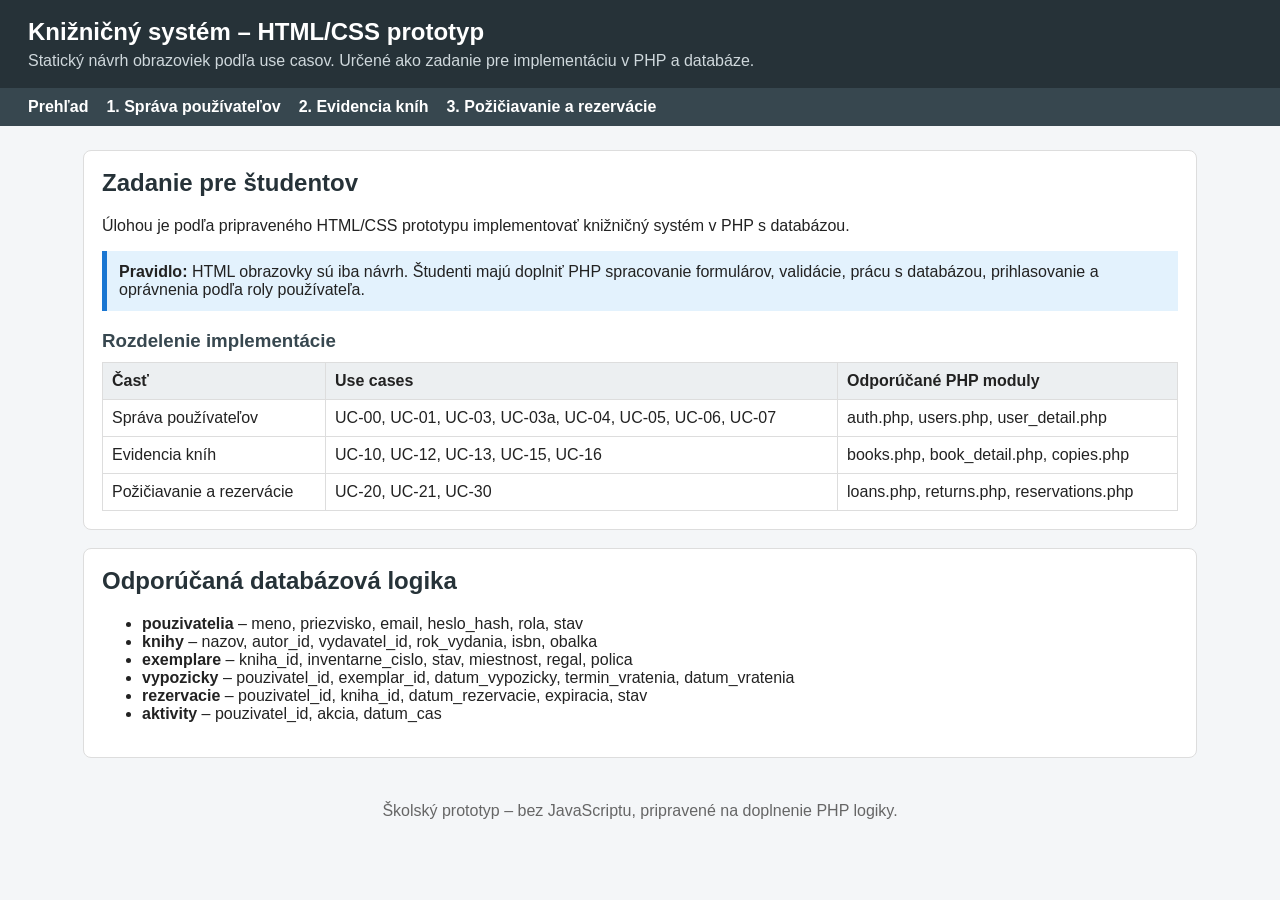
<file: index.html>
<!DOCTYPE html>
<html lang="sk">
<head>
  <meta charset="UTF-8">
  <title>Knižnica – prototyp</title>
  <link rel="stylesheet" href="style.css">
</head>
<body>
<header>
  <h1>Knižničný systém – HTML/CSS prototyp</h1>
  <p>Statický návrh obrazoviek podľa use casov. Určené ako zadanie pre implementáciu v PHP a databáze.</p>
</header>
<nav><a href="index.html">Prehľad</a><a href="sprava-pouzivatelov.html">1. Správa používateľov</a><a href="evidencia-knih.html">2. Evidencia kníh</a><a href="poziciavanie-rezervacie.html">3. Požičiavanie a rezervácie</a></nav>
<main>

<section class="card">
  <h2>Zadanie pre študentov</h2>
  <p>Úlohou je podľa pripraveného HTML/CSS prototypu implementovať knižničný systém v PHP s databázou.</p>
  <div class="note">
    <strong>Pravidlo:</strong> HTML obrazovky sú iba návrh. Študenti majú doplniť PHP spracovanie formulárov,
    validácie, prácu s databázou, prihlasovanie a oprávnenia podľa roly používateľa.
  </div>
  <h3>Rozdelenie implementácie</h3>
  <table class="table">
    <tr><th>Časť</th><th>Use cases</th><th>Odporúčané PHP moduly</th></tr>
    <tr><td>Správa používateľov</td><td>UC-00, UC-01, UC-03, UC-03a, UC-04, UC-05, UC-06, UC-07</td><td>auth.php, users.php, user_detail.php</td></tr>
    <tr><td>Evidencia kníh</td><td>UC-10, UC-12, UC-13, UC-15, UC-16</td><td>books.php, book_detail.php, copies.php</td></tr>
    <tr><td>Požičiavanie a rezervácie</td><td>UC-20, UC-21, UC-30</td><td>loans.php, returns.php, reservations.php</td></tr>
  </table>
</section>

<section class="card">
  <h2>Odporúčaná databázová logika</h2>
  <ul>
    <li><strong>pouzivatelia</strong> – meno, priezvisko, email, heslo_hash, rola, stav</li>
    <li><strong>knihy</strong> – nazov, autor_id, vydavatel_id, rok_vydania, isbn, obalka</li>
    <li><strong>exemplare</strong> – kniha_id, inventarne_cislo, stav, miestnost, regal, polica</li>
    <li><strong>vypozicky</strong> – pouzivatel_id, exemplar_id, datum_vypozicky, termin_vratenia, datum_vratenia</li>
    <li><strong>rezervacie</strong> – pouzivatel_id, kniha_id, datum_rezervacie, expiracia, stav</li>
    <li><strong>aktivity</strong> – pouzivatel_id, akcia, datum_cas</li>
  </ul>
</section>

</main>
<footer>Školský prototyp – bez JavaScriptu, pripravené na doplnenie PHP logiky.</footer>
</body>
</html>
</file>
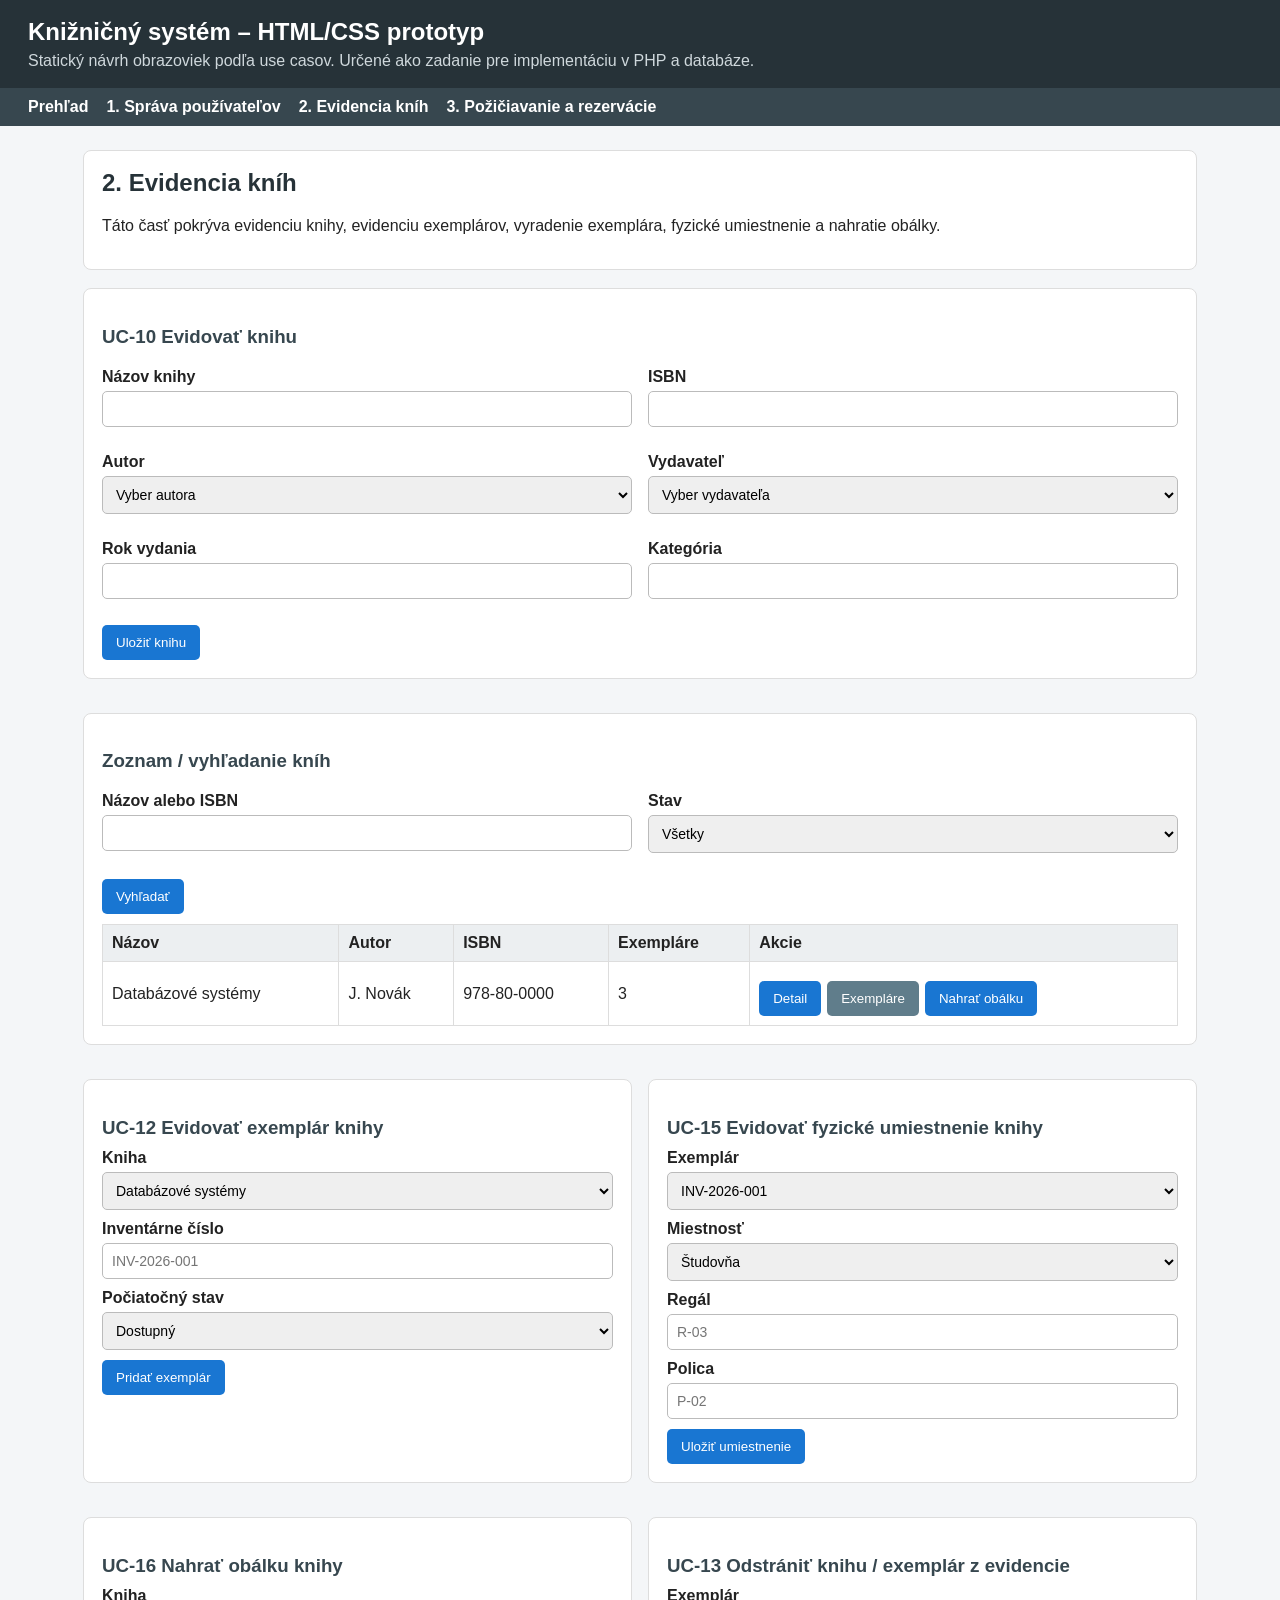
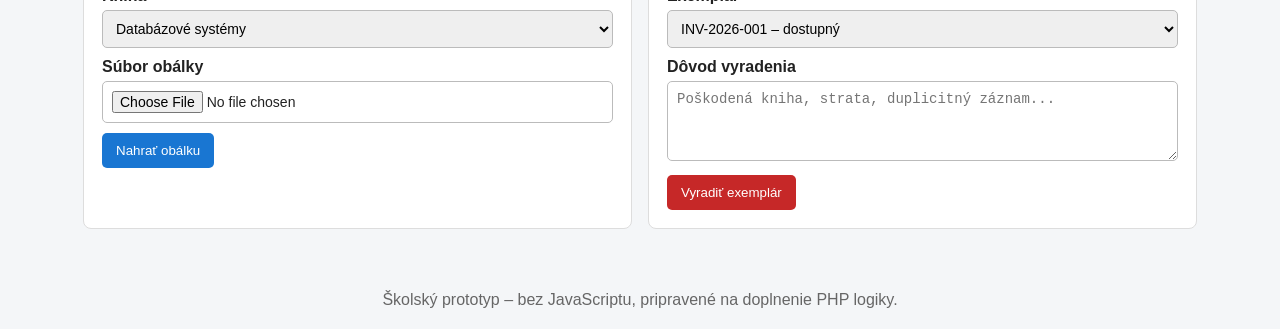
<file: evidencia-knih.html>
<!DOCTYPE html>
<html lang="sk">
<head>
  <meta charset="UTF-8">
  <title>Evidencia kníh</title>
  <link rel="stylesheet" href="style.css">
</head>
<body>
<header>
  <h1>Knižničný systém – HTML/CSS prototyp</h1>
  <p>Statický návrh obrazoviek podľa use casov. Určené ako zadanie pre implementáciu v PHP a databáze.</p>
</header>
<nav><a href="index.html">Prehľad</a><a href="sprava-pouzivatelov.html">1. Správa používateľov</a><a href="evidencia-knih.html">2. Evidencia kníh</a><a href="poziciavanie-rezervacie.html">3. Požičiavanie a rezervácie</a></nav>
<main>

<section class="card">
  <h2>2. Evidencia kníh</h2>
  <p>Táto časť pokrýva evidenciu knihy, evidenciu exemplárov, vyradenie exemplára, fyzické umiestnenie a nahratie obálky.</p>
</section>

<section class="grid">
  <div class="card full">
    <h3>UC-10 Evidovať knihu</h3>
    <form action="book_create.php" method="post" class="grid">
      <div><label>Názov knihy</label><input name="nazov"></div>
      <div><label>ISBN</label><input name="isbn"></div>
      <div><label>Autor</label><select name="autor_id"><option>Vyber autora</option></select></div>
      <div><label>Vydavateľ</label><select name="vydavatel_id"><option>Vyber vydavateľa</option></select></div>
      <div><label>Rok vydania</label><input type="number" name="rok_vydania"></div>
      <div><label>Kategória</label><input name="kategoria"></div>
      <div class="full"><button type="submit">Uložiť knihu</button></div>
    </form>
  </div>

  <div class="card full">
    <h3>Zoznam / vyhľadanie kníh</h3>
    <form action="books.php" method="get" class="grid">
      <div><label>Názov alebo ISBN</label><input name="q"></div>
      <div><label>Stav</label><select><option>Všetky</option><option>Dostupné</option><option>Vypožičané</option><option>Vyradené</option></select></div>
      <div class="full"><button>Vyhľadať</button></div>
    </form>
    <table class="table">
      <tr><th>Názov</th><th>Autor</th><th>ISBN</th><th>Exempláre</th><th>Akcie</th></tr>
      <tr>
        <td>Databázové systémy</td><td>J. Novák</td><td>978-80-0000</td><td>3</td>
        <td><button>Detail</button><button class="secondary">Exempláre</button><button>Nahrať obálku</button></td>
      </tr>
    </table>
  </div>

  <div class="card">
    <h3>UC-12 Evidovať exemplár knihy</h3>
    <form action="copy_create.php" method="post">
      <label>Kniha</label>
      <select name="kniha_id"><option>Databázové systémy</option></select>
      <label>Inventárne číslo</label>
      <input name="inventarne_cislo" placeholder="INV-2026-001">
      <label>Počiatočný stav</label>
      <select name="stav"><option>Dostupný</option><option>Vypožičaný</option><option>Rezervovaný</option></select>
      <button>Pridať exemplár</button>
    </form>
  </div>

  <div class="card">
    <h3>UC-15 Evidovať fyzické umiestnenie knihy</h3>
    <form action="copy_location.php" method="post">
      <label>Exemplár</label>
      <select><option>INV-2026-001</option></select>
      <label>Miestnosť</label>
      <select><option>Študovňa</option><option>Sklad</option><option>Oddelenie beletrie</option></select>
      <label>Regál</label>
      <input name="regal" placeholder="R-03">
      <label>Polica</label>
      <input name="polica" placeholder="P-02">
      <button>Uložiť umiestnenie</button>
    </form>
  </div>

  <div class="card">
    <h3>UC-16 Nahrať obálku knihy</h3>
    <form action="cover_upload.php" method="post" enctype="multipart/form-data">
      <label>Kniha</label>
      <select><option>Databázové systémy</option></select>
      <label>Súbor obálky</label>
      <input type="file" name="obalka" accept="image/*">
      <button>Nahrať obálku</button>
    </form>
  </div>

  <div class="card">
    <h3>UC-13 Odstrániť knihu / exemplár z evidencie</h3>
    <form action="copy_remove.php" method="post">
      <label>Exemplár</label>
      <select><option>INV-2026-001 – dostupný</option></select>
      <label>Dôvod vyradenia</label>
      <textarea name="dovod" placeholder="Poškodená kniha, strata, duplicitný záznam..."></textarea>
      <button class="danger">Vyradiť exemplár</button>
    </form>
  </div>
</section>

</main>
<footer>Školský prototyp – bez JavaScriptu, pripravené na doplnenie PHP logiky.</footer>
</body>
</html>
</file>
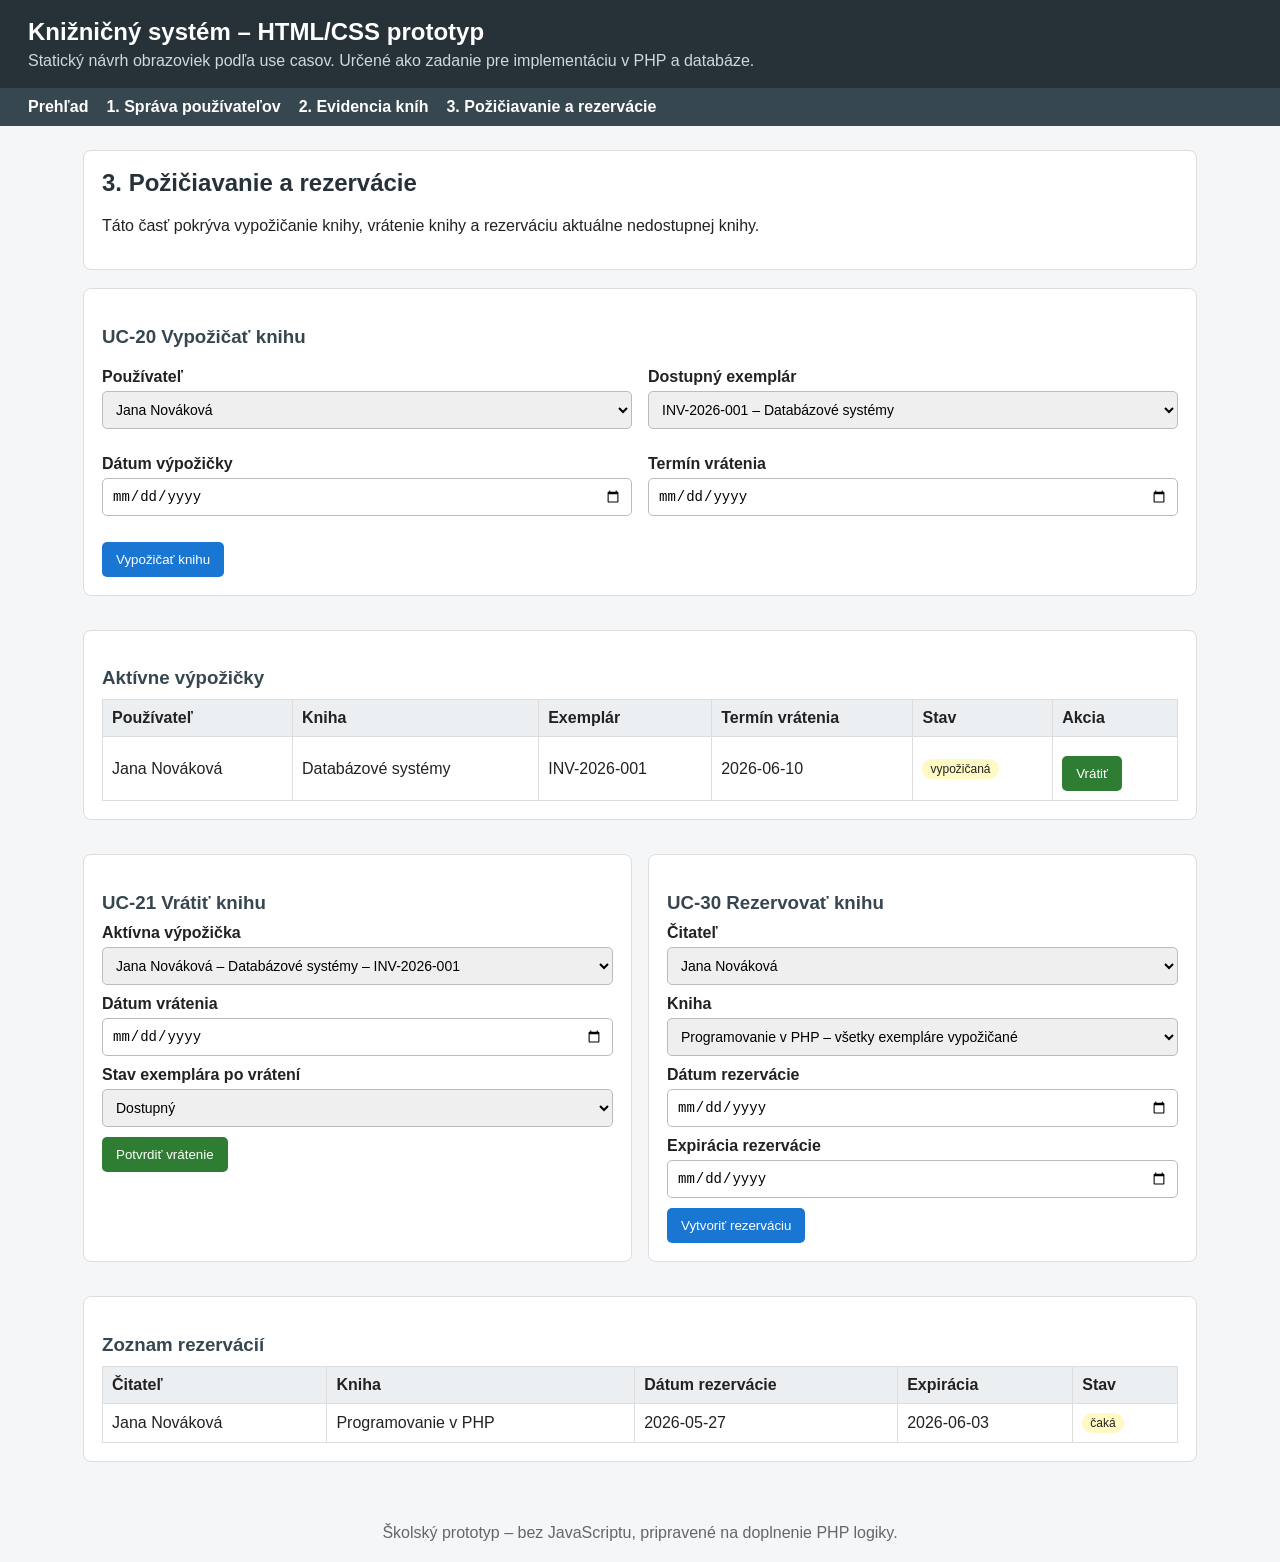
<file: poziciavanie-rezervacie.html>
<!DOCTYPE html>
<html lang="sk">
<head>
  <meta charset="UTF-8">
  <title>Požičiavanie a rezervácie</title>
  <link rel="stylesheet" href="style.css">
</head>
<body>
<header>
  <h1>Knižničný systém – HTML/CSS prototyp</h1>
  <p>Statický návrh obrazoviek podľa use casov. Určené ako zadanie pre implementáciu v PHP a databáze.</p>
</header>
<nav><a href="index.html">Prehľad</a><a href="sprava-pouzivatelov.html">1. Správa používateľov</a><a href="evidencia-knih.html">2. Evidencia kníh</a><a href="poziciavanie-rezervacie.html">3. Požičiavanie a rezervácie</a></nav>
<main>

<section class="card">
  <h2>3. Požičiavanie a rezervácie</h2>
  <p>Táto časť pokrýva vypožičanie knihy, vrátenie knihy a rezerváciu aktuálne nedostupnej knihy.</p>
</section>

<section class="grid">
  <div class="card full">
    <h3>UC-20 Vypožičať knihu</h3>
    <form action="loan_create.php" method="post" class="grid">
      <div><label>Používateľ</label><select name="pouzivatel_id"><option>Jana Nováková</option></select></div>
      <div><label>Dostupný exemplár</label><select name="exemplar_id"><option>INV-2026-001 – Databázové systémy</option></select></div>
      <div><label>Dátum výpožičky</label><input type="date" name="datum_vypozicky"></div>
      <div><label>Termín vrátenia</label><input type="date" name="termin_vratenia"></div>
      <div class="full"><button>Vypožičať knihu</button></div>
    </form>
  </div>

  <div class="card full">
    <h3>Aktívne výpožičky</h3>
    <table class="table">
      <tr><th>Používateľ</th><th>Kniha</th><th>Exemplár</th><th>Termín vrátenia</th><th>Stav</th><th>Akcia</th></tr>
      <tr>
        <td>Jana Nováková</td>
        <td>Databázové systémy</td>
        <td>INV-2026-001</td>
        <td>2026-06-10</td>
        <td><span class="badge warn">vypožičaná</span></td>
        <td><button class="success">Vrátiť</button></td>
      </tr>
    </table>
  </div>

  <div class="card">
    <h3>UC-21 Vrátiť knihu</h3>
    <form action="loan_return.php" method="post">
      <label>Aktívna výpožička</label>
      <select name="vypozicka_id"><option>Jana Nováková – Databázové systémy – INV-2026-001</option></select>
      <label>Dátum vrátenia</label>
      <input type="date" name="datum_vratenia">
      <label>Stav exemplára po vrátení</label>
      <select name="stav_exemplara"><option>Dostupný</option><option>Poškodený</option><option>Vyradený</option></select>
      <button class="success">Potvrdiť vrátenie</button>
    </form>
  </div>

  <div class="card">
    <h3>UC-30 Rezervovať knihu</h3>
    <form action="reservation_create.php" method="post">
      <label>Čitateľ</label>
      <select name="pouzivatel_id"><option>Jana Nováková</option></select>
      <label>Kniha</label>
      <select name="kniha_id"><option>Programovanie v PHP – všetky exempláre vypožičané</option></select>
      <label>Dátum rezervácie</label>
      <input type="date" name="datum_rezervacie">
      <label>Expirácia rezervácie</label>
      <input type="date" name="expiracia">
      <button>Vytvoriť rezerváciu</button>
    </form>
  </div>

  <div class="card full">
    <h3>Zoznam rezervácií</h3>
    <table class="table">
      <tr><th>Čitateľ</th><th>Kniha</th><th>Dátum rezervácie</th><th>Expirácia</th><th>Stav</th></tr>
      <tr><td>Jana Nováková</td><td>Programovanie v PHP</td><td>2026-05-27</td><td>2026-06-03</td><td><span class="badge warn">čaká</span></td></tr>
    </table>
  </div>
</section>

</main>
<footer>Školský prototyp – bez JavaScriptu, pripravené na doplnenie PHP logiky.</footer>
</body>
</html>
</file>
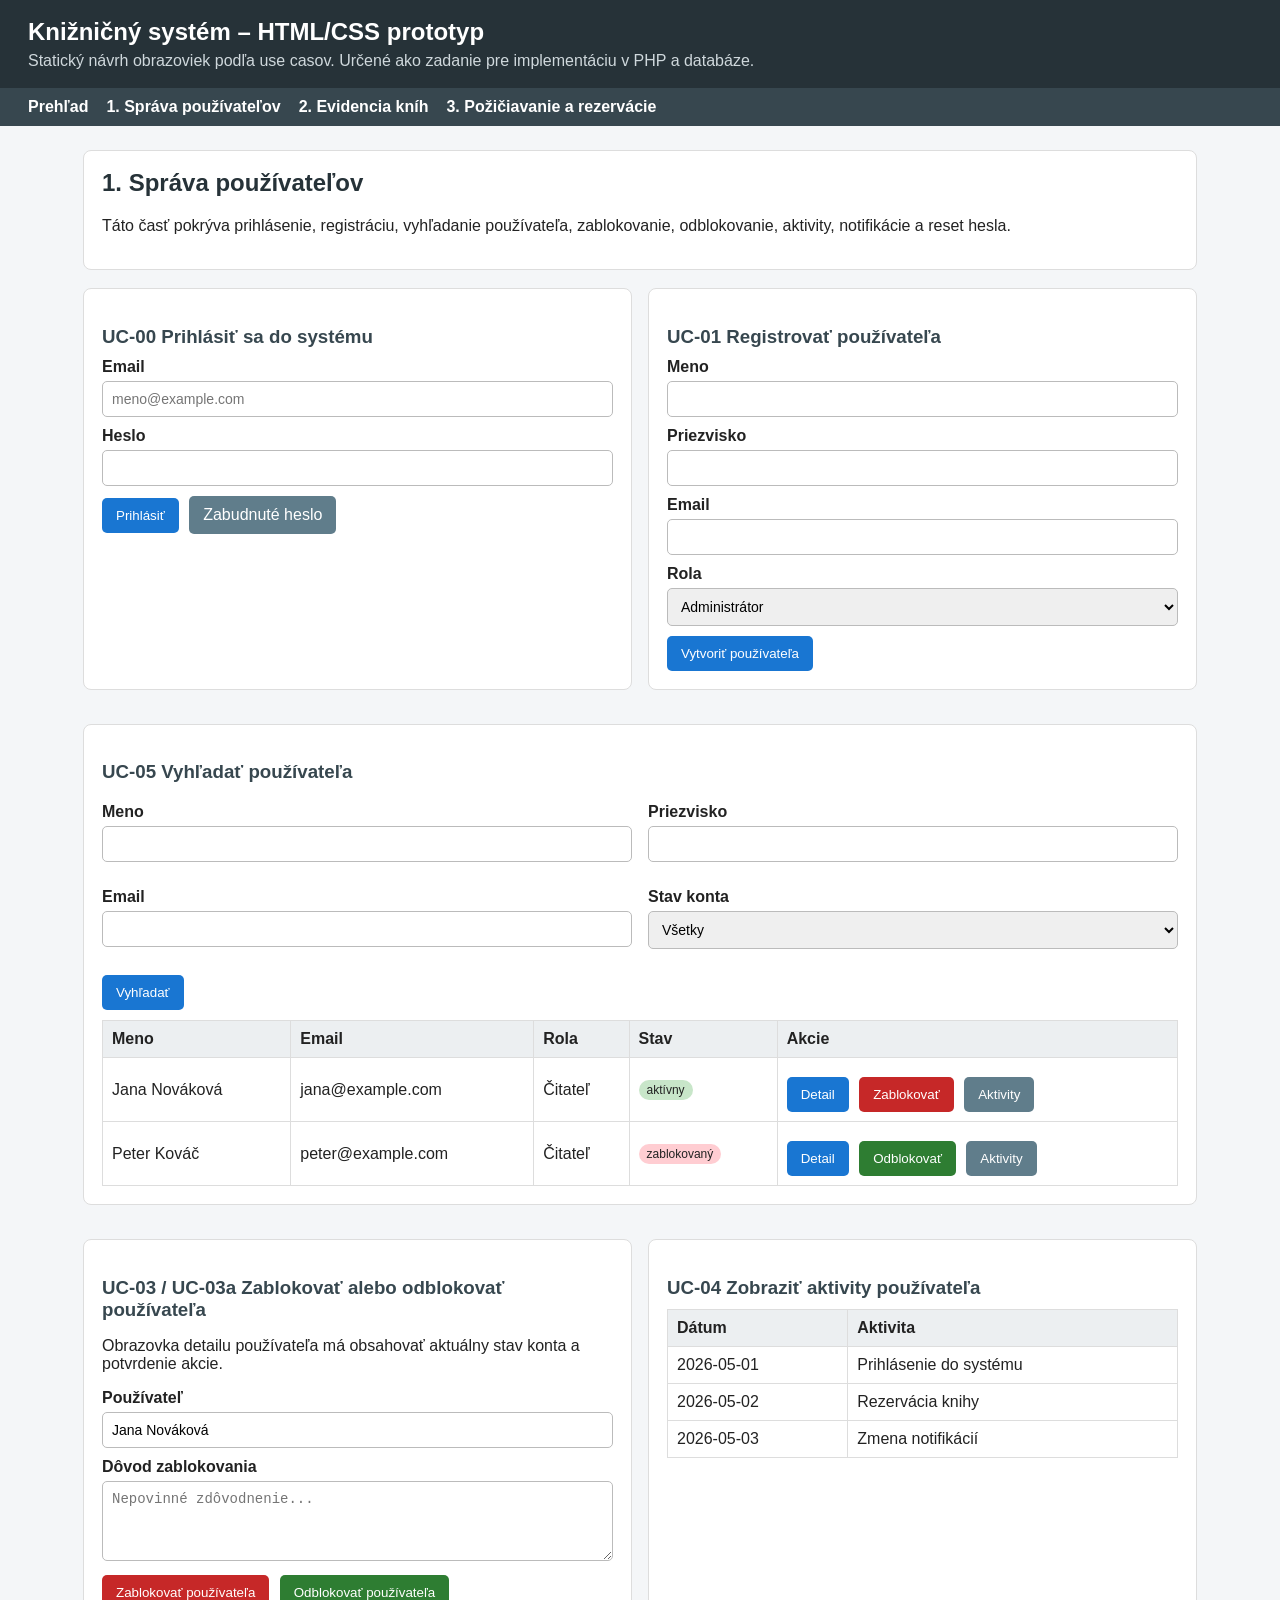
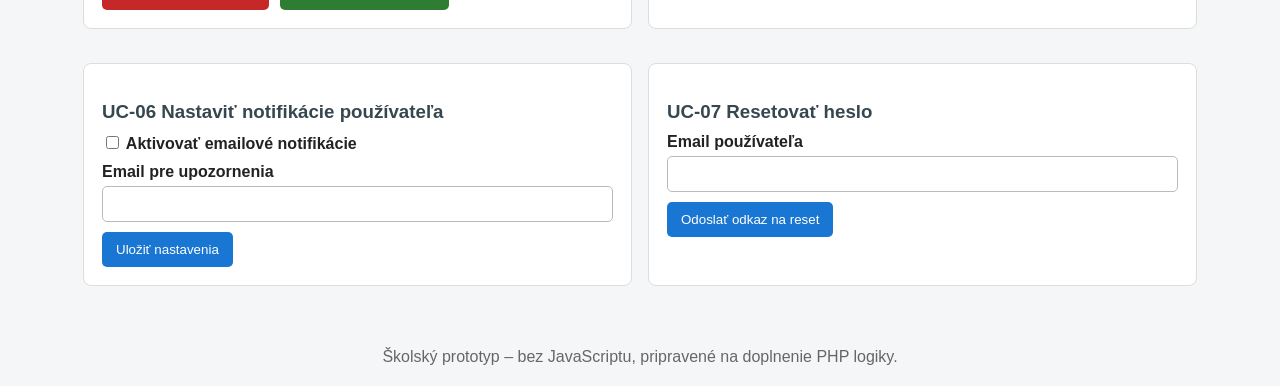
<file: sprava-pouzivatelov.html>
<!DOCTYPE html>
<html lang="sk">
<head>
  <meta charset="UTF-8">
  <title>Správa používateľov</title>
  <link rel="stylesheet" href="style.css">
</head>
<body>
<header>
  <h1>Knižničný systém – HTML/CSS prototyp</h1>
  <p>Statický návrh obrazoviek podľa use casov. Určené ako zadanie pre implementáciu v PHP a databáze.</p>
</header>
<nav><a href="index.html">Prehľad</a><a href="sprava-pouzivatelov.html">1. Správa používateľov</a><a href="evidencia-knih.html">2. Evidencia kníh</a><a href="poziciavanie-rezervacie.html">3. Požičiavanie a rezervácie</a></nav>
<main>

<section class="card">
  <h2>1. Správa používateľov</h2>
  <p>Táto časť pokrýva prihlásenie, registráciu, vyhľadanie používateľa, zablokovanie, odblokovanie, aktivity, notifikácie a reset hesla.</p>
</section>

<section class="grid">
  <div class="card">
    <h3>UC-00 Prihlásiť sa do systému</h3>
    <form action="login.php" method="post">
      <label>Email</label>
      <input type="email" name="email" placeholder="meno@example.com">
      <label>Heslo</label>
      <input type="password" name="heslo">
      <button type="submit">Prihlásiť</button>
      <a class="button secondary" href="#reset">Zabudnuté heslo</a>
    </form>
  </div>

  <div class="card">
    <h3>UC-01 Registrovať používateľa</h3>
    <form action="user_create.php" method="post">
      <label>Meno</label>
      <input name="meno">
      <label>Priezvisko</label>
      <input name="priezvisko">
      <label>Email</label>
      <input type="email" name="email">
      <label>Rola</label>
      <select name="rola">
        <option>Administrátor</option>
        <option>Knihovník</option>
        <option>Čitateľ</option>
      </select>
      <button type="submit">Vytvoriť používateľa</button>
    </form>
  </div>

  <div class="card full">
    <h3>UC-05 Vyhľadať používateľa</h3>
    <form action="users.php" method="get" class="grid">
      <div>
        <label>Meno</label>
        <input name="meno">
      </div>
      <div>
        <label>Priezvisko</label>
        <input name="priezvisko">
      </div>
      <div>
        <label>Email</label>
        <input name="email">
      </div>
      <div>
        <label>Stav konta</label>
        <select name="stav">
          <option>Všetky</option>
          <option>Aktívny</option>
          <option>Zablokovaný</option>
        </select>
      </div>
      <div class="full"><button type="submit">Vyhľadať</button></div>
    </form>

    <table class="table">
      <tr><th>Meno</th><th>Email</th><th>Rola</th><th>Stav</th><th>Akcie</th></tr>
      <tr>
        <td>Jana Nováková</td><td>jana@example.com</td><td>Čitateľ</td><td><span class="badge ok">aktívny</span></td>
        <td>
          <button>Detail</button>
          <button class="danger">Zablokovať</button>
          <button class="secondary">Aktivity</button>
        </td>
      </tr>
      <tr>
        <td>Peter Kováč</td><td>peter@example.com</td><td>Čitateľ</td><td><span class="badge blocked">zablokovaný</span></td>
        <td>
          <button>Detail</button>
          <button class="success">Odblokovať</button>
          <button class="secondary">Aktivity</button>
        </td>
      </tr>
    </table>
  </div>

  <div class="card">
    <h3>UC-03 / UC-03a Zablokovať alebo odblokovať používateľa</h3>
    <p>Obrazovka detailu používateľa má obsahovať aktuálny stav konta a potvrdenie akcie.</p>
    <label>Používateľ</label>
    <input value="Jana Nováková" readonly>
    <label>Dôvod zablokovania</label>
    <textarea placeholder="Nepovinné zdôvodnenie..."></textarea>
    <button class="danger">Zablokovať používateľa</button>
    <button class="success">Odblokovať používateľa</button>
  </div>

  <div class="card">
    <h3>UC-04 Zobraziť aktivity používateľa</h3>
    <table class="table">
      <tr><th>Dátum</th><th>Aktivita</th></tr>
      <tr><td>2026-05-01</td><td>Prihlásenie do systému</td></tr>
      <tr><td>2026-05-02</td><td>Rezervácia knihy</td></tr>
      <tr><td>2026-05-03</td><td>Zmena notifikácií</td></tr>
    </table>
  </div>

  <div class="card">
    <h3>UC-06 Nastaviť notifikácie používateľa</h3>
    <form action="notifications.php" method="post">
      <label><input type="checkbox" name="notifikacie" style="width:auto;"> Aktivovať emailové notifikácie</label>
      <label>Email pre upozornenia</label>
      <input type="email" name="notifikacny_email">
      <button type="submit">Uložiť nastavenia</button>
    </form>
  </div>

  <div class="card" id="reset">
    <h3>UC-07 Resetovať heslo</h3>
    <form action="password_reset.php" method="post">
      <label>Email používateľa</label>
      <input type="email" name="email">
      <button type="submit">Odoslať odkaz na reset</button>
    </form>
  </div>
</section>

</main>
<footer>Školský prototyp – bez JavaScriptu, pripravené na doplnenie PHP logiky.</footer>
</body>
</html>
</file>
<file: style.css>
* { box-sizing: border-box; }
body {
  margin: 0;
  font-family: Arial, sans-serif;
  background: #f4f6f8;
  color: #222;
}
header {
  background: #263238;
  color: white;
  padding: 18px 28px;
}
header h1 { margin: 0 0 6px 0; font-size: 24px; }
header p { margin: 0; color: #cfd8dc; }
nav {
  background: #37474f;
  padding: 10px 28px;
}
nav a {
  color: white;
  text-decoration: none;
  margin-right: 18px;
  font-weight: bold;
}
main {
  max-width: 1150px;
  margin: 24px auto;
  padding: 0 18px;
}
.card {
  background: white;
  border: 1px solid #ddd;
  border-radius: 8px;
  padding: 18px;
  margin-bottom: 18px;
}
.grid {
  display: grid;
  grid-template-columns: repeat(2, minmax(0, 1fr));
  gap: 16px;
}
.full { grid-column: 1 / -1; }
h2 { margin-top: 0; color: #263238; }
h3 { margin-bottom: 10px; color: #37474f; }
label {
  display: block;
  margin: 10px 0 5px;
  font-weight: bold;
}
input, select, textarea {
  width: 100%;
  padding: 9px;
  border: 1px solid #bbb;
  border-radius: 5px;
  font-size: 14px;
}
textarea { min-height: 80px; }
button, .button {
  display: inline-block;
  background: #1976d2;
  color: white;
  border: none;
  border-radius: 5px;
  padding: 10px 14px;
  margin: 10px 6px 0 0;
  text-decoration: none;
  cursor: pointer;
}
button.secondary, .button.secondary { background: #607d8b; }
button.danger, .button.danger { background: #c62828; }
button.success, .button.success { background: #2e7d32; }
.table {
  width: 100%;
  border-collapse: collapse;
  margin-top: 10px;
}
.table th, .table td {
  border: 1px solid #ddd;
  padding: 9px;
  text-align: left;
}
.table th { background: #eceff1; }
.badge {
  display: inline-block;
  padding: 3px 8px;
  border-radius: 12px;
  background: #eceff1;
  font-size: 12px;
}
.badge.ok { background: #c8e6c9; }
.badge.warn { background: #fff9c4; }
.badge.blocked { background: #ffcdd2; }
.note {
  background: #e3f2fd;
  border-left: 5px solid #1976d2;
  padding: 12px;
  margin-bottom: 18px;
}
footer {
  text-align: center;
  padding: 20px;
  color: #666;
}
@media (max-width: 800px) {
  .grid { grid-template-columns: 1fr; }
  nav a { display: block; margin: 8px 0; }
}
</file>
